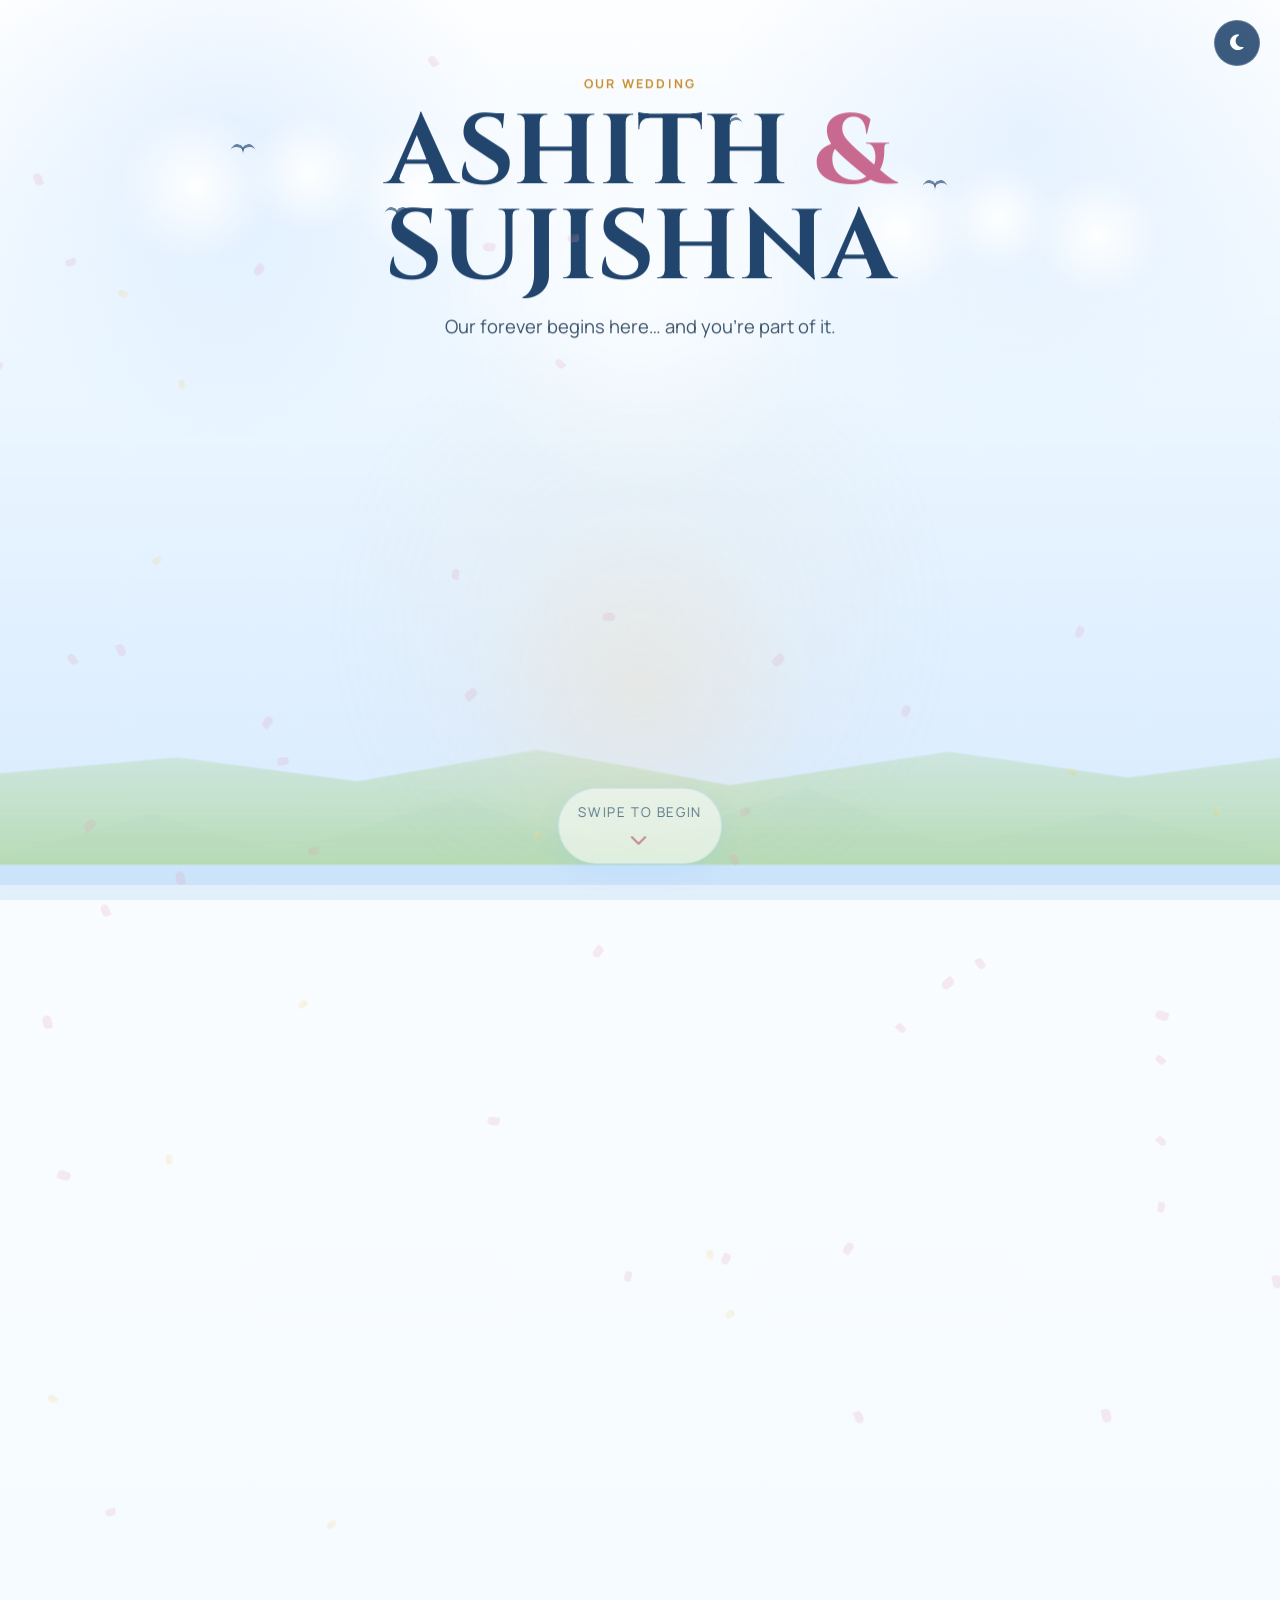
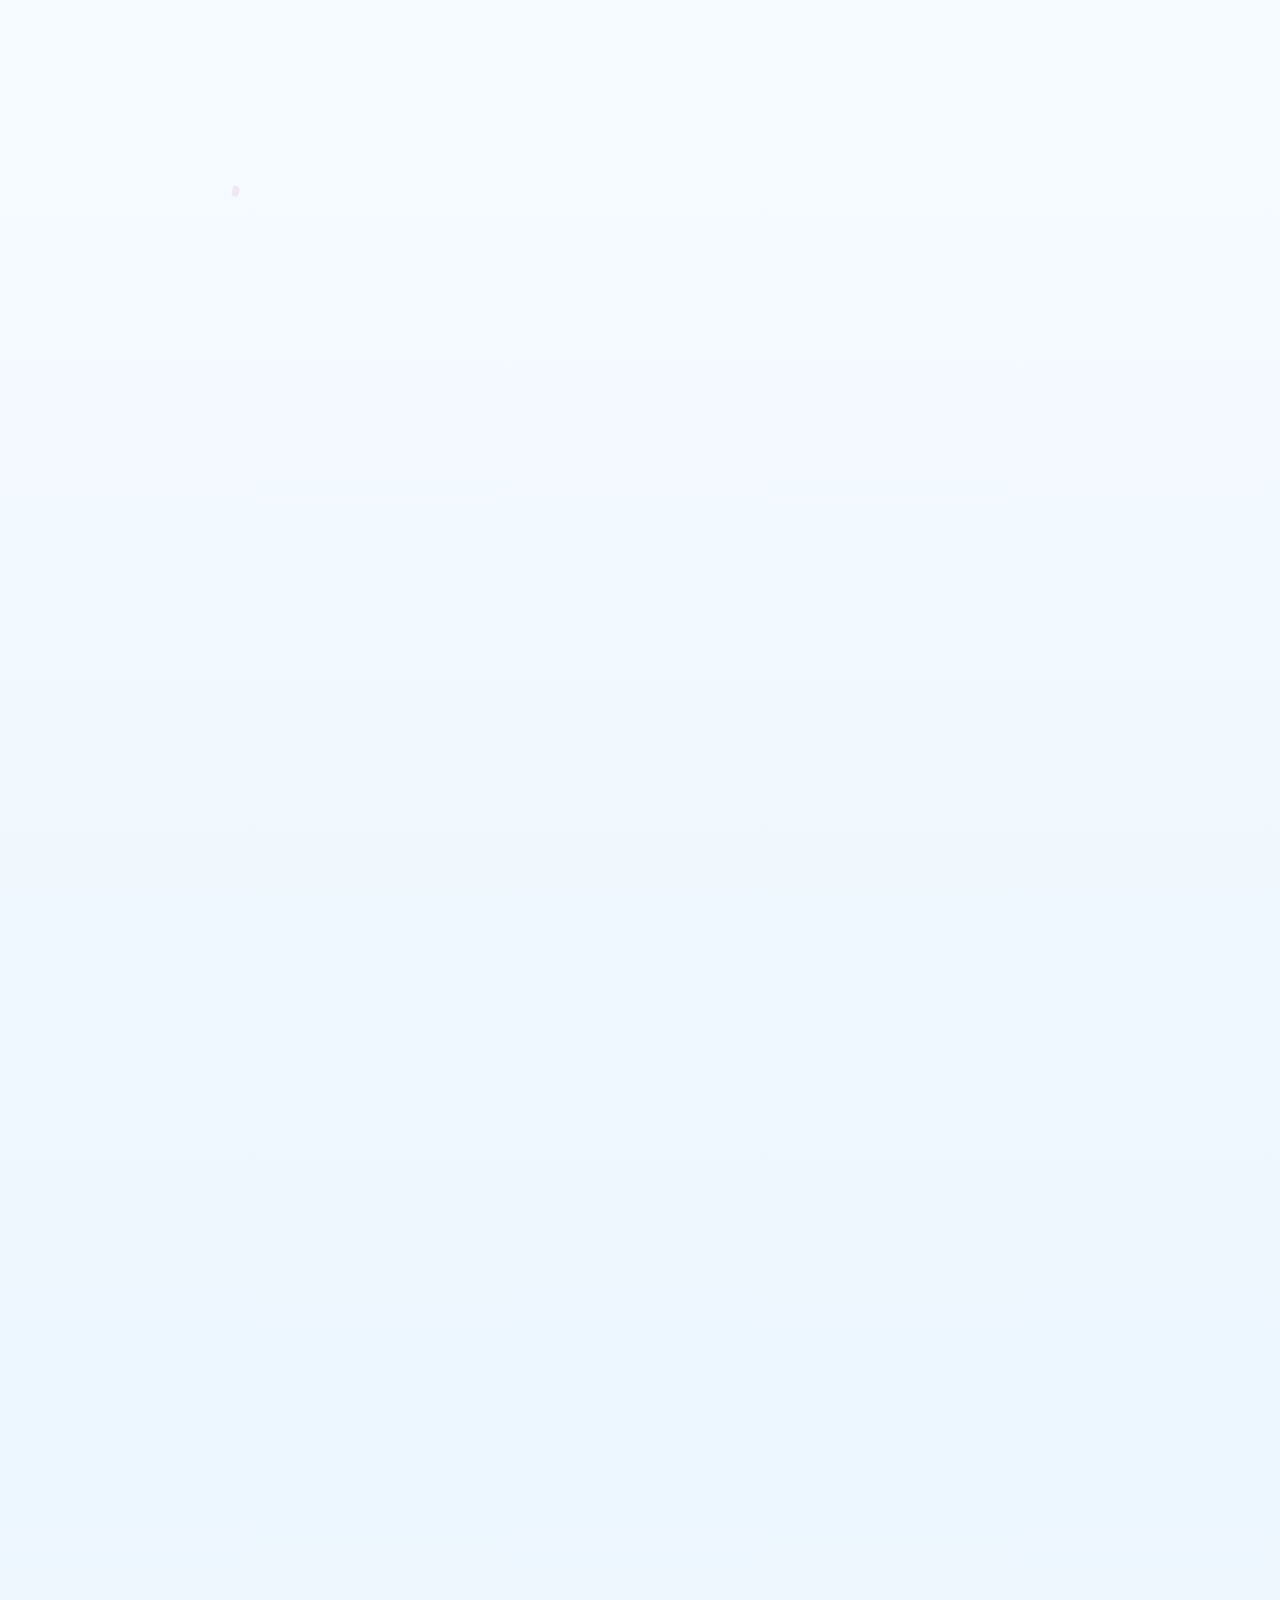
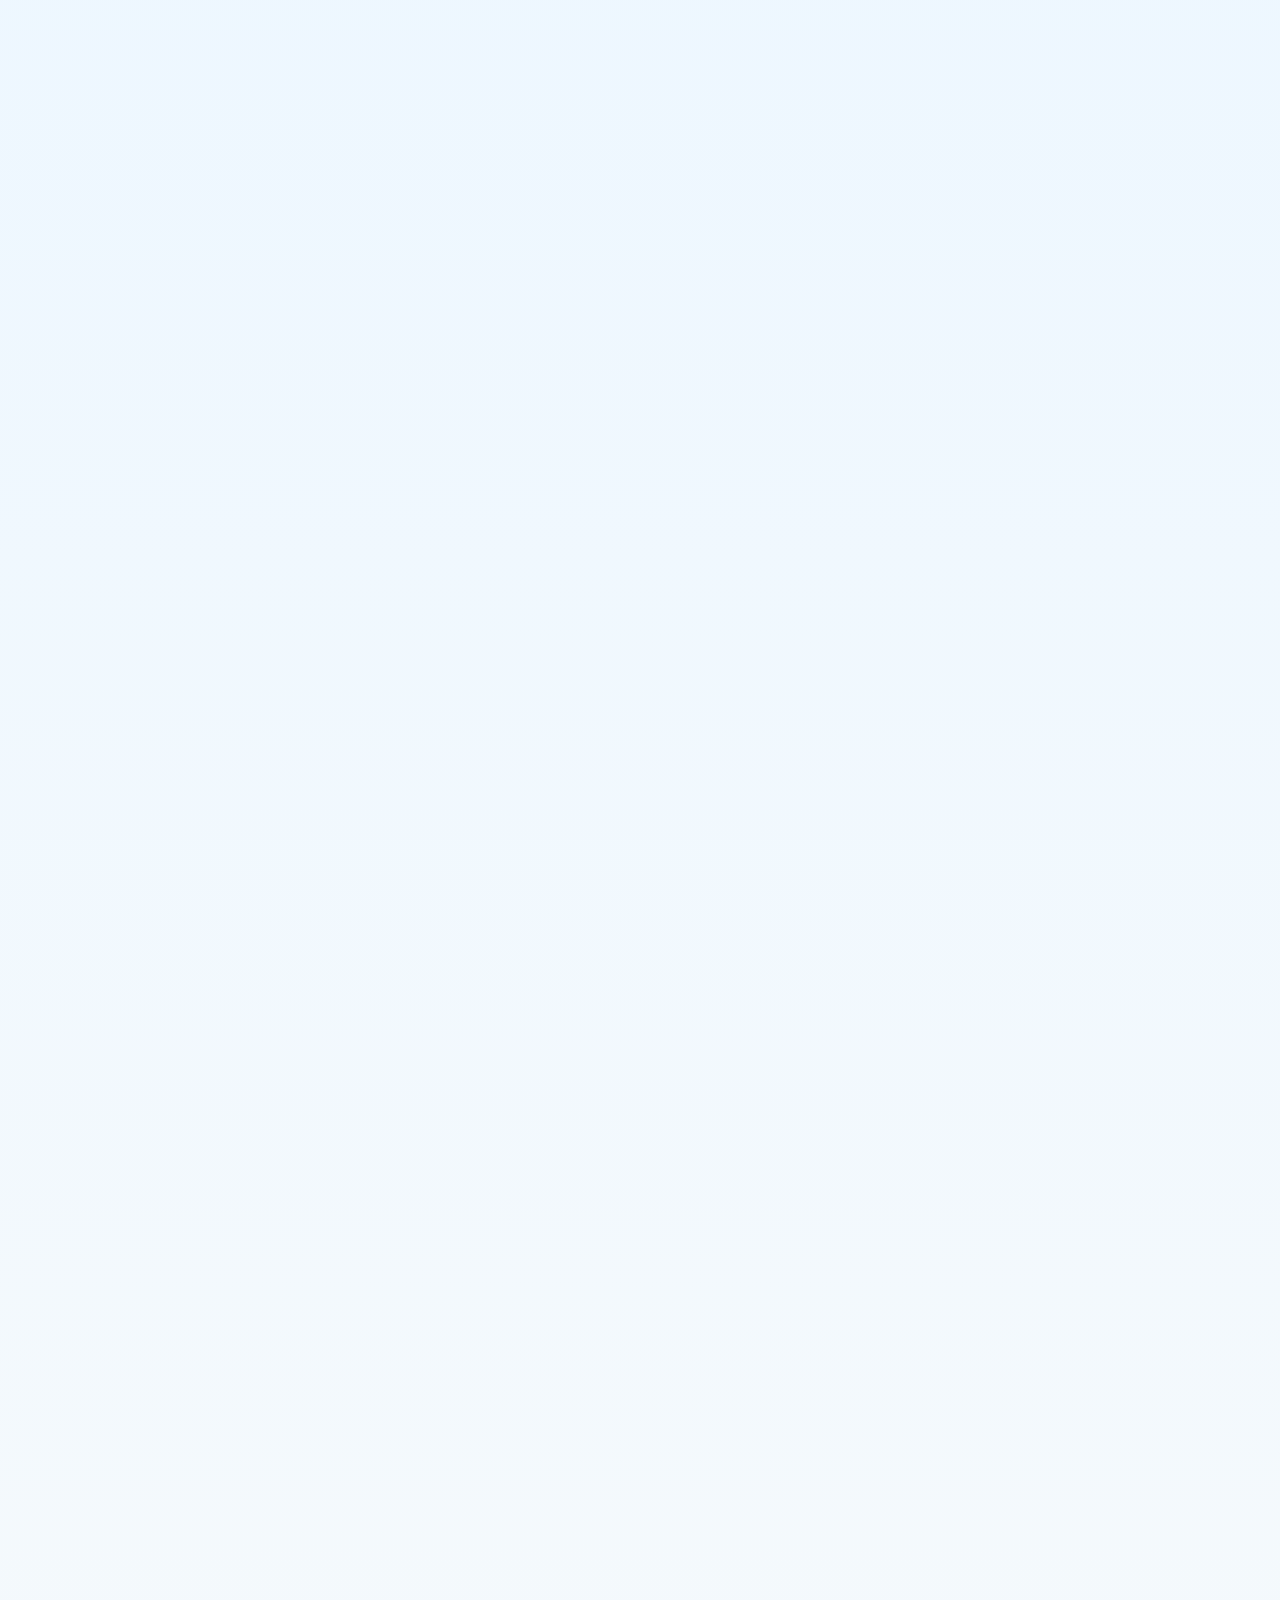
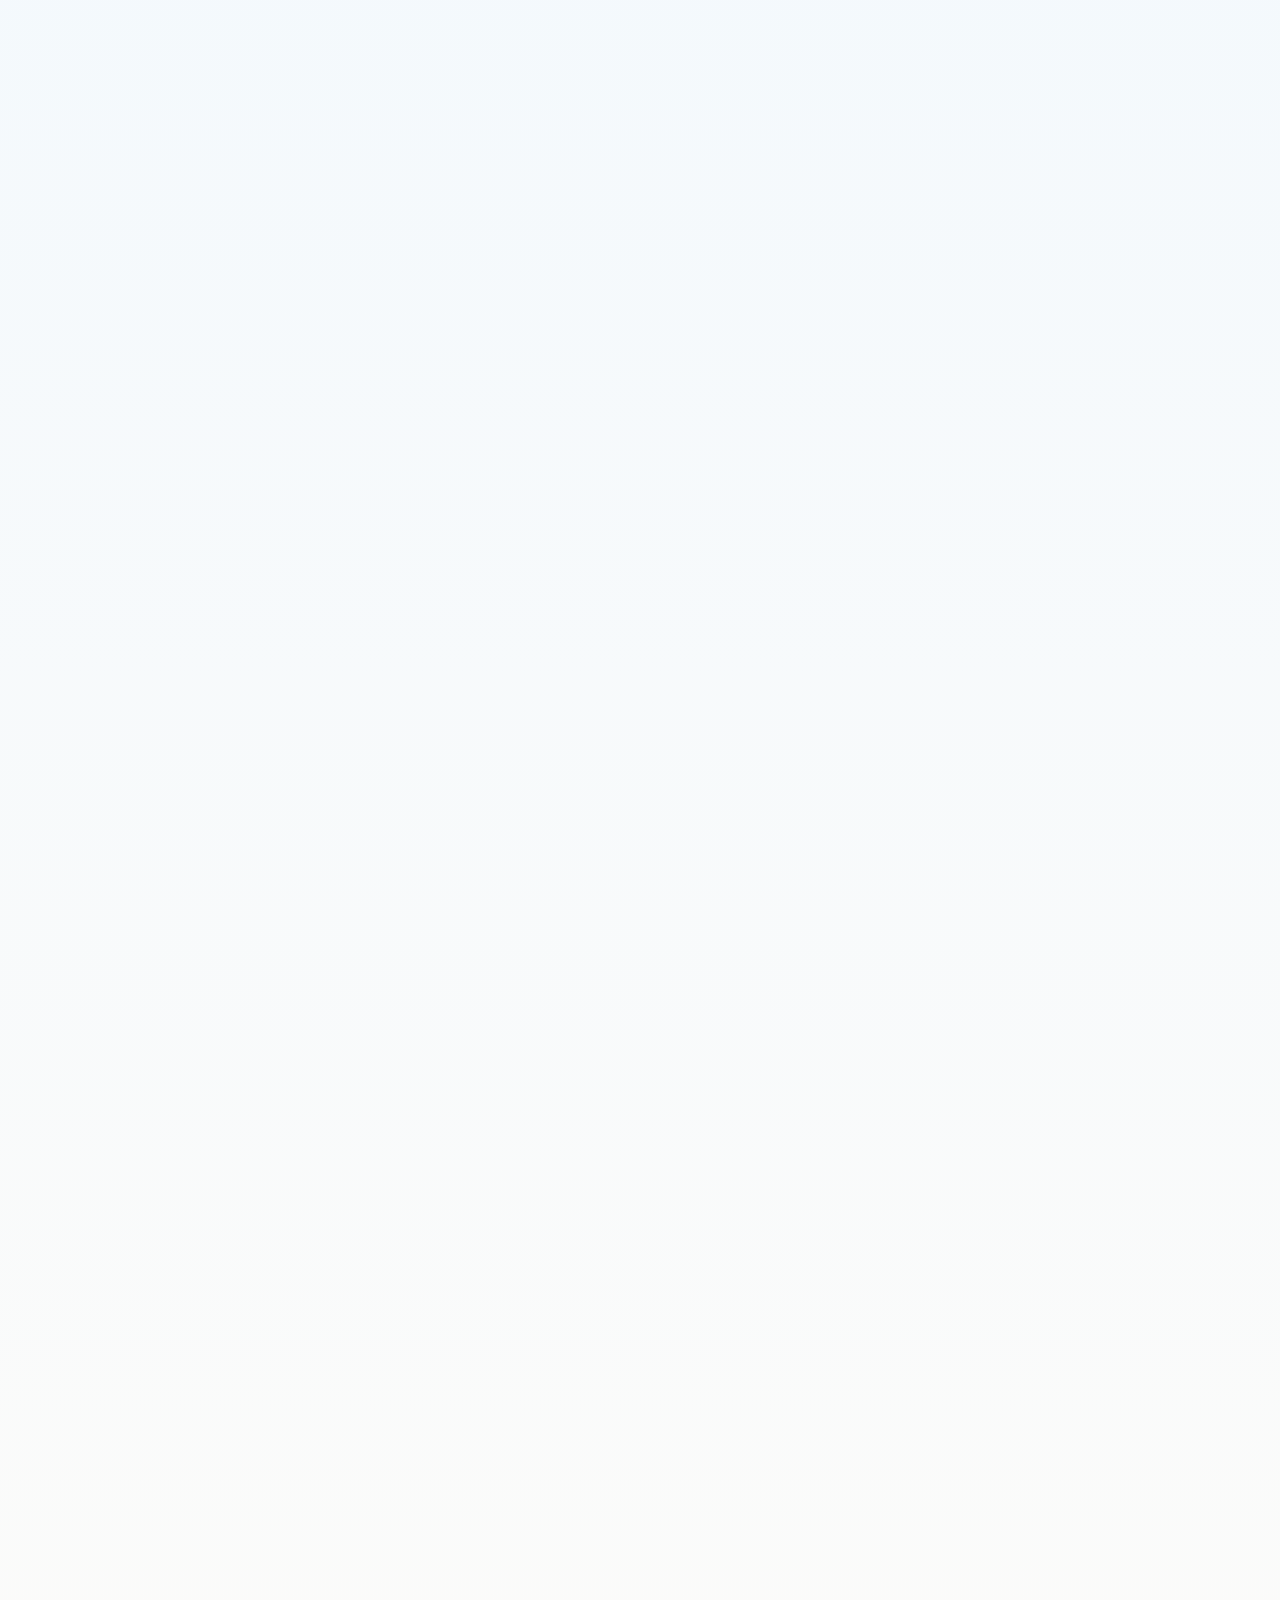
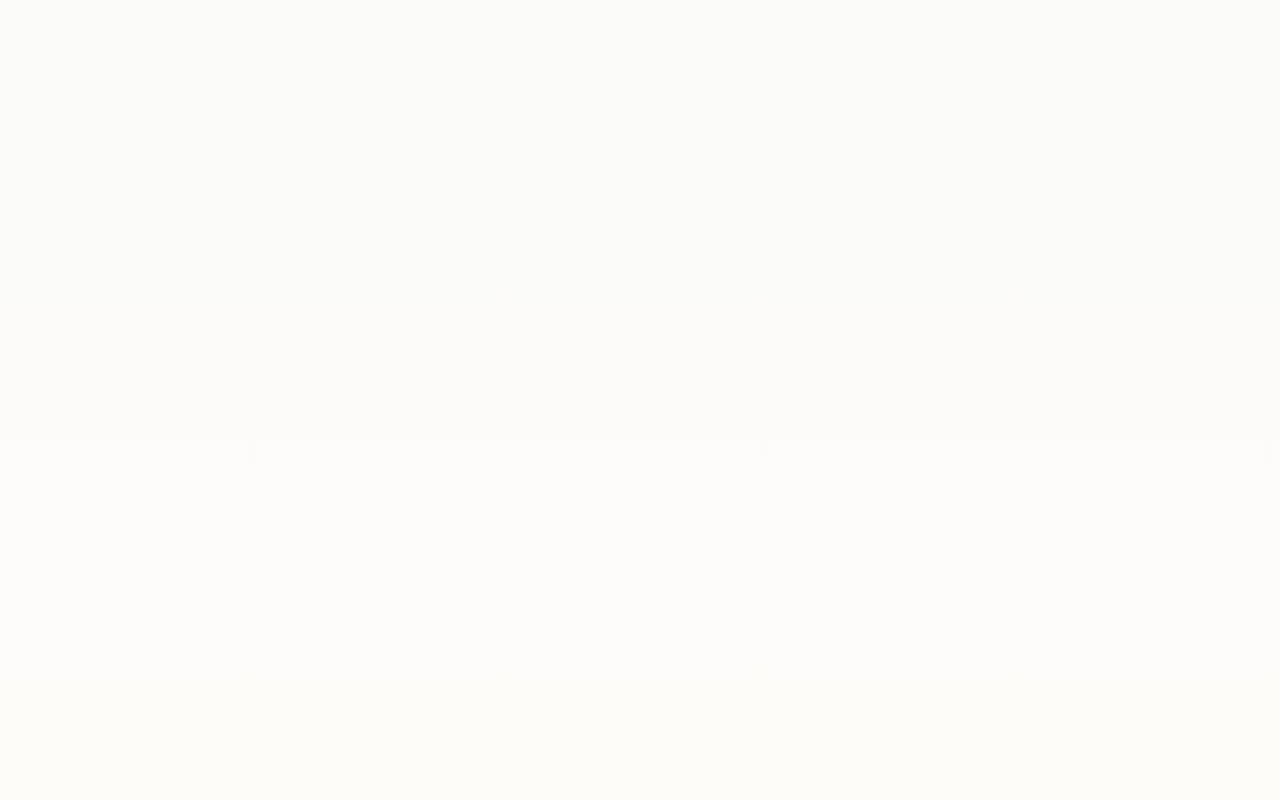
<file: Achu-Ammu-Wedding/index.html>
<!DOCTYPE html>
<html lang="en">


<head>
    <meta charset="UTF-8">
    <meta name="viewport" content="width=device-width, initial-scale=1.0">

    <!-- Title (improved) -->
    <title>Ashith ❤️ Sujishna | Wedding Invitation</title>

    <!-- SEO -->
    <meta name="description"
        content="Together with love, we invite you to celebrate our wedding. Tap to view the invitation.">

    <!-- Open Graph (WhatsApp / Facebook / LinkedIn) -->
    <meta property="og:title" content="Ashith ❤️ Sujishna | Wedding Invitation">
    <meta property="og:description" content="Together with love, we invite you to celebrate our special day.">
    <meta property="og:image" itemprop="image" content="https://ashith-ka.github.io/ashith-sujishna/preview.jpg">
    <meta property="og:image:secure_url" content="https://ashith-ka.github.io/ashith-sujishna/preview.jpg">
    <meta property="og:image:type" content="image/jpeg">
    <meta property="og:image:width" content="1200">
    <meta property="og:image:height" content="630">
    <meta property="og:url" content="https://ashith-ka.github.io/ashith-sujishna/">
    <meta property="og:type" content="website">
    
    <meta itemprop="name" content="Ashith ❤️ Sujishna | Wedding Invitation">
    <meta itemprop="description" content="Together with love, we invite you to celebrate our special day.">
    <meta property="og:site_name" content="Ashith & Sujishna Wedding">

    <!-- Twitter (used by some apps as fallback) -->
    <meta name="twitter:card" content="summary_large_image">
    <meta name="twitter:title" content="Ashith ❤️ Sujishna | Wedding Invitation">
    <meta name="twitter:description" content="Together with love, we invite you to celebrate our special day.">
    <meta name="twitter:image" content="https://ashith-ka.github.io/ashith-sujishna/preview.jpg">

    <!-- Favicon -->
    <link rel="icon" href="/favicon.ico">
    <link rel="apple-touch-icon" href="/favicon.png">

    <!-- Fonts -->
    <link rel="preconnect" href="https://fonts.googleapis.com">
    <link rel="preconnect" href="https://fonts.gstatic.com" crossorigin>
    <link
        href="https://fonts.googleapis.com/css2?family=Cinzel:wght@500;700&family=Manrope:wght@400;600;700&display=swap"
        rel="stylesheet">
    <link rel="stylesheet" href="https://cdnjs.cloudflare.com/ajax/libs/font-awesome/6.4.0/css/all.min.css">
    <link rel="stylesheet" href="./styles.css">
</head>

<body>
    <a href="../index.html" class="theme-toggle" aria-label="Switch to night mode theme" title="Night mode">
        <i class="fas fa-moon"></i>
    </a>
    <div class="birds" aria-hidden="true">
        <span class="bird bird-1"></span>
        <span class="bird bird-2"></span>
        <span class="bird bird-3"></span>
        <span class="bird bird-4"></span>
    </div>
    <div class="petals" id="petals" aria-hidden="true"></div>
    <div class="celebration" id="celebration" aria-hidden="true"></div>

    <main class="viewport-story">
        <section class="story-stage" id="story-stage">
            <div class="bg-layer bg-sky"></div>
            <div class="bg-layer bg-mountains"></div>
            <div class="bg-layer bg-garden"></div>
            <div class="bg-layer bg-glow"></div>
            <div class="ceremony-backdrop" aria-hidden="true"></div>

            <div class="cloud cloud-left"></div>
            <div class="cloud cloud-right"></div>

            <header class="scene-title">
                <p class="eyebrow">Our Wedding</p>
                <h1>ASHITH <span>&</span> SUJISHNA</h1>
                <p class="subtitle">Our forever begins here… and you're part of it.</p>
                <p class="welcome-line" id="welcome-line" aria-label="Welcomes You">
                    <span>W</span><span>e</span><span>l</span><span>c</span><span>o</span><span>m</span><span>e</span><span>s</span>
                    <span class="welcome-gap"></span>
                    <span>Y</span><span>o</span><span>u</span>
                </p>
                <p class="wedding-date-line" id="wedding-date-line" aria-label="May 3rd Sunday">
                    <span>M</span><span>a</span><span>y</span>
                    <span class="date-gap"></span>
                    <span>3</span><span>r</span><span>d</span>
                    <span class="date-gap"></span>
                    <span>S</span><span>u</span><span>n</span><span>d</span><span>a</span><span>y</span>
                </p>
            </header>

            <div class="journey-line" aria-hidden="true">
                <span class="journey-dot start-left"></span>
                <span class="journey-dot start-right"></span>
                <span class="journey-dot meet-center"></span>
            </div>

            <section class="character groom" id="groom" role="button" aria-label="Show groom greeting">
                <div class="character-card">
                    <img src="./assets/groom-intro.png" alt="Cartoon groom illustration used for groom introduction"
                        class="character-crop character-crop-groom">
                </div>
                <div class="speech-bubble speech-bubble-groom">
                    <strong>Hi!</strong>
                    <span>I am the groom, Ashith.</span>
                </div>
            </section>

            <section class="character bride" id="bride" role="button" aria-label="Show bride greeting">
                <div class="character-card">
                    <img src="./assets/bride-intro.png" alt="Cartoon bride illustration used for bride introduction"
                        class="character-crop character-crop-bride">
                </div>
                <div class="speech-bubble speech-bubble-bride">
                    <strong>Hi!</strong>
                    <span>I am the bride, Sujishna.</span>
                </div>
            </section>

            <section class="return-union" id="return-union" aria-hidden="true">
                <img src="./assets/couple.png" alt="Bride and groom together welcome illustration">
            </section>

            <section class="ceremony-scene" id="ceremony-scene">
                <div class="mandap">
                    <img src="./assets/mandap-removebg-preview.png" alt="Wedding mandap">
                </div>
                <div class="union-couple">
                    <img src="./assets/couple.png" alt="Bride and groom together inside the mandap">
                </div>
                <div class="union-glow"></div>
                <div class="wedding-text">
                    <p class="eyebrow">Wedding</p>
                    <h2>Two hearts,One Soul.</h2>
                    <p>Sunday, May 3</p>
                    <p>9:45 AM - 10:30 AM</p>
                    <p>SHA International Auditorium,Chettuva,Kerala</p>
                </div>
            </section>

            <section class="reception-scene" id="reception-scene">
                <div class="reception-backdrop">
                    <img src="./assets/reception.png" alt="Reception background">
                </div>
                <div class="reception-couple">
                    <img src="./assets/recption-removebg-preview.png" alt="Bride and groom reception illustration">
                </div>
                <div class="reception-lights">
                    <span class="light-orb orb-1"></span>
                    <span class="light-orb orb-2"></span>
                    <span class="light-orb orb-3"></span>
                    <span class="light-orb orb-4"></span>
                </div>
                <div class="reception-hangings">
                    <div class="hanging-card hanging-card-date">
                        <p class="eyebrow">Reception Night</p>
                        <h3>Sunday, May 3</h3>
                        <p>4:00 PM onward</p>
                    </div>
                    <div class="hanging-card hanging-card-place">
                        <p class="eyebrow">Venue</p>
                        <h3>Jubilee Convention Center,Kattoor</h3>
                        <p>Dinner, lights, and celebration</p>
                    </div>
                </div>
            </section>

            <div class="scroll-prompt">
                <span>Swipe to begin</span>
                <i class="fas fa-chevron-down scroll-arrow"></i>
            </div>
        </section>
    </main>

    <div class="scroll-track" aria-hidden="true">
        <section></section>
        <section></section>
        <section></section>
        <section></section>
        <section></section>
        <section></section>
        <section></section>
        <section></section>
        
        <!-- Snap Points specifically for mobile -->
        <div class="snap-point" style="top: 0vh;"></div>
        <div class="snap-point" style="top: 300vh;"></div>
        <div class="snap-point" style="top: 500vh;"></div>
        <div class="snap-point" style="top: 700vh;"></div>
    </div>

    <script src="./script.js"></script>
</body>

</html>
</file>
<file: Achu-Ammu-Wedding/styles.css>
:root {
    --blue: #78b8ff;
    --cloud: #eaf5ff;
    --gold: #c89032;
    --soft-gold: #f4d9a1;
    --ivory: #fff8ed;
    --ink: #21456d;
    --rose: #c86a8f;
    --text: #27415a;
    --ceremony-glow: 0;
    --ceremony-shift: 0;
    --celebration-boost: 0;
    --reception-progress: 0;
}

* {
    box-sizing: border-box;
    margin: 0;
    padding: 0;
}

html {
    scroll-behavior: smooth;
}

body {
    min-height: 500vh;
    overflow-x: hidden;
    font-family: "Manrope", sans-serif;
    background:
        linear-gradient(180deg,
            color-mix(in srgb, #ffffff calc(100% - (var(--ceremony-shift) * 20%)), #fff3dc calc(var(--ceremony-shift) * 20%)) 0%,
            color-mix(in srgb, #edf7ff calc(100% - (var(--ceremony-shift) * 45%)), #ffe7b6 calc(var(--ceremony-shift) * 45%)) 42%,
            color-mix(in srgb, #fefcf9 calc(100% - (var(--ceremony-shift) * 60%)), #f3d79e calc(var(--ceremony-shift) * 60%)) 100%);
    color: var(--text);
}

.theme-toggle {
    position: fixed;
    top: 20px;
    right: 20px;
    z-index: 1000;
    background: rgba(33, 69, 109, 0.88);
    color: #fff;
    width: 46px;
    height: 46px;
    padding: 0;
    border-radius: 50%;
    font-size: 0;
    text-decoration: none;
    display: inline-flex;
    align-items: center;
    justify-content: center;
    border: 1px solid rgba(255, 255, 255, 0.18);
    transition: transform 0.25s ease, background-color 0.25s ease;
}

.theme-toggle:hover {
    background: rgba(33, 69, 109, 1);
    transform: translateY(-1px);
}

.theme-toggle i {
    font-size: 18px;
    line-height: 1;
}

.viewport-story {
    position: fixed;
    inset: 0;
    overflow: hidden;
}

.story-stage {
    position: relative;
    width: 100%;
    height: 100%;
    isolation: isolate;
}

.bg-layer,
.character,
.ceremony-scene,
.reception-scene,
.ceremony-backdrop,
.scene-title,
.scroll-prompt,
.journey-line,
.cloud,
.birds {
    position: absolute;
    will-change: transform, opacity;
}

.bg-layer {
    inset: 0;
}

.bg-sky {
    background:
        radial-gradient(circle at 18% 20%, color-mix(in srgb, rgba(120, 184, 255, 0.16) calc(100% - (var(--ceremony-shift) * 60%)), rgba(255, 230, 180, 0.22) calc(var(--ceremony-shift) * 60%)), transparent 22%),
        radial-gradient(circle at 80% 16%, color-mix(in srgb, rgba(162, 205, 255, 0.2) calc(100% - (var(--ceremony-shift) * 70%)), rgba(255, 210, 150, 0.24) calc(var(--ceremony-shift) * 70%)), transparent 24%),
        linear-gradient(180deg,
            color-mix(in srgb, #ffffff calc(100% - (var(--ceremony-shift) * 30%)), #fff7ea calc(var(--ceremony-shift) * 30%)) 0%,
            color-mix(in srgb, #ebf6ff calc(100% - (var(--ceremony-shift) * 80%)), #f9dfac calc(var(--ceremony-shift) * 80%)) 46%,
            color-mix(in srgb, #d8ebff calc(100% - (var(--ceremony-shift) * 90%)), #eabf78 calc(var(--ceremony-shift) * 90%)) 100%);
    z-index: 1;
}

.bg-mountains {
    inset: auto 0 -6% 0;
    height: 30%;
    background:
        linear-gradient(180deg, rgba(255, 255, 255, 0) 0%, color-mix(in srgb, rgba(181, 214, 243, 0.45) calc(100% - (var(--ceremony-shift) * 100%)), rgba(222, 189, 121, 0.45) calc(var(--ceremony-shift) * 100%)) 100%);
    clip-path: polygon(0 100%, 0 74%, 12% 58%, 22% 72%, 36% 52%, 48% 72%, 63% 48%, 74% 70%, 87% 57%, 100% 74%, 100% 100%);
    opacity: calc(0.9 - (var(--ceremony-shift) * 0.55));
    z-index: 2;
}

.bg-garden {
    inset: auto 0 0 0;
    height: 22%;
    background:
        linear-gradient(180deg, rgba(168, 205, 165, 0) 0%, color-mix(in srgb, rgba(181, 218, 173, 0.9) calc(100% - (var(--ceremony-shift) * 100%)), rgba(214, 192, 132, 0.92) calc(var(--ceremony-shift) * 100%)) 100%);
    clip-path: polygon(0 100%, 0 54%, 14% 46%, 28% 58%, 42% 42%, 57% 60%, 74% 43%, 88% 56%, 100% 46%, 100% 100%);
    z-index: 3;
    opacity: calc(1 - (var(--ceremony-shift) * 0.45));
}

.bg-glow {
    background:
        radial-gradient(circle at 50% 36%, color-mix(in srgb, rgba(255, 255, 255, 0.7) calc(100% - (var(--ceremony-shift) * 60%)), rgba(255, 245, 217, 0.88) calc(var(--ceremony-shift) * 60%)) 0%, rgba(255, 255, 255, 0) 24%),
        radial-gradient(circle at 50% 82%, rgba(255, 211, 161, calc(0.18 + (var(--ceremony-shift) * 0.16))) 0%, transparent 18%),
        radial-gradient(circle at 50% 74%, rgba(244, 217, 161, calc(0.12 + (var(--ceremony-glow) * 0.28))) 0%, rgba(244, 217, 161, 0) 34%),
        radial-gradient(circle at 50% 58%, rgba(255, 219, 128, calc(var(--celebration-boost) * 0.24)) 0%, rgba(255, 219, 128, 0) 42%);
    z-index: 4;
}

.ceremony-backdrop {
    inset: 0;
    opacity: 0;
    z-index: 6;
    background:
        radial-gradient(circle at 50% 18%, rgba(255, 249, 229, 0.98) 0%, rgba(255, 228, 163, 0.58) 22%, rgba(255, 228, 163, 0) 44%),
        radial-gradient(circle at 50% 62%, rgba(244, 211, 140, 0.22) 0%, rgba(244, 211, 140, 0) 36%),
        linear-gradient(180deg, rgba(188, 126, 45, 0.04) 0%, rgba(208, 151, 67, 0.18) 26%, rgba(139, 78, 24, 0.36) 100%);
}

.ceremony-backdrop::before,
.ceremony-backdrop::after {
    content: "";
    position: absolute;
    top: 0;
    width: 28vw;
    height: 72vh;
    background:
        linear-gradient(180deg, rgba(180, 128, 58, 0.96) 0%, rgba(138, 82, 28, 0.98) 100%);
    filter: drop-shadow(0 10px 24px rgba(137, 87, 32, 0.22));
}

.ceremony-backdrop::before {
    left: -4vw;
    clip-path: polygon(0 0, 100% 0, 78% 100%, 0 88%);
}

.ceremony-backdrop::after {
    right: -4vw;
    clip-path: polygon(0 0, 100% 0, 100% 88%, 22% 100%);
}

.cloud {
    border-radius: 999px;
    background:
        radial-gradient(circle at 20% 50%, color-mix(in srgb, rgba(255, 255, 255, 0.98) calc(100% - (var(--ceremony-shift) * 50%)), rgba(255, 245, 224, 0.94) calc(var(--ceremony-shift) * 50%)) 0%, transparent 22%),
        radial-gradient(circle at 46% 42%, color-mix(in srgb, rgba(255, 255, 255, 0.96) calc(100% - (var(--ceremony-shift) * 50%)), rgba(255, 239, 210, 0.9) calc(var(--ceremony-shift) * 50%)) 0%, transparent 24%),
        radial-gradient(circle at 72% 55%, color-mix(in srgb, rgba(255, 255, 255, 0.96) calc(100% - (var(--ceremony-shift) * 50%)), rgba(255, 239, 210, 0.9) calc(var(--ceremony-shift) * 50%)) 0%, transparent 22%);
    filter: blur(6px);
    z-index: 5;
    opacity: calc(1 - (var(--ceremony-shift) * 0.65));
}

.cloud-left {
    top: 12%;
    left: 6%;
    width: 34vw;
    height: 18vh;
}

.cloud-right {
    top: 18%;
    right: 8%;
    width: 30vw;
    height: 16vh;
}

.birds {
    inset: 0;
    pointer-events: none;
    z-index: 9;
}

.bird {
    position: absolute;
    width: 26px;
    height: 14px;
}

.bird::before,
.bird::after {
    content: "";
    position: absolute;
    top: 0;
    width: 14px;
    height: 14px;
    border-top: 3px solid rgba(35, 70, 108, 0.65);
    border-radius: 50%;
}

.bird::before {
    left: 0;
    transform: rotate(14deg);
}

.bird::after {
    right: 0;
    transform: rotate(-14deg);
}

.bird-1 {
    top: 16%;
    left: 18%;
}

.bird-2 {
    top: 13%;
    left: 56%;
}

.bird-3 {
    top: 20%;
    left: 72%;
}

.bird-4 {
    top: 23%;
    left: 30%;
}

.petals {
    position: fixed;
    inset: 0;
    pointer-events: none;
    z-index: 20;
}

.celebration {
    position: fixed;
    inset: 0;
    pointer-events: none;
    z-index: 19;
    opacity: 0;
}

.celebration::before {
    content: "";
    position: absolute;
    inset: 0;
    background:
        radial-gradient(circle at 50% 35%, rgba(255, 235, 180, calc(var(--celebration-boost) * 0.26)) 0%, rgba(255, 235, 180, 0) 26%),
        radial-gradient(circle at 24% 24%, rgba(255, 220, 150, calc(var(--celebration-boost) * 0.18)) 0%, rgba(255, 220, 150, 0) 18%),
        radial-gradient(circle at 76% 24%, rgba(255, 220, 150, calc(var(--celebration-boost) * 0.18)) 0%, rgba(255, 220, 150, 0) 18%);
}

.petal {
    position: absolute;
    width: 12px;
    height: 8px;
    border-radius: 12px 12px 12px 2px;
    background: linear-gradient(135deg, rgba(237, 170, 193, 0.92), rgba(200, 106, 143, 0.45));
    opacity: 0.55;
}

.petal.golden {
    background: linear-gradient(135deg, rgba(255, 232, 166, 0.96), rgba(219, 171, 66, 0.58));
}

.confetti {
    position: absolute;
    top: -8%;
    width: 12px;
    height: 16px;
    border-radius: 3px;
    background: linear-gradient(180deg, #ffe7ae 0%, #d8a73b 100%);
    box-shadow: 0 0 14px rgba(255, 219, 132, 0.4);
}

.confetti.round {
    width: 10px;
    height: 10px;
    border-radius: 50%;
}

.scene-title {
    top: 10%;
    left: 50%;
    width: min(76vw, 860px);
    text-align: center;
    transform: translateX(-50%);
    z-index: 12;
}

.eyebrow {
    color: var(--gold);
    text-transform: uppercase;
    letter-spacing: 0.18em;
    font-size: 0.78rem;
    font-weight: 700;
}

.scene-title h1 {
    margin: 0.9rem 0 1rem;
    font-family: "Cinzel", serif;
    font-size: clamp(3rem, 8vw, 6.2rem);
    line-height: 0.95;
    color: var(--ink);
}

.scene-title h1 span {
    color: var(--rose);
}

.subtitle {
    width: min(88%, 700px);
    margin: 0 auto;
    font-size: clamp(1rem, 2vw, 1.15rem);
    line-height: 1.7;
    color: rgba(39, 65, 90, 0.9);
}

.welcome-line {
    display: flex;
    justify-content: center;
    align-items: center;
    gap: 0.08em;
    margin-top: 1rem;
    min-height: 2rem;
    opacity: 0;
    transform: translateY(10px);
    transition: opacity 220ms ease, transform 220ms ease;
    pointer-events: none;
}

.welcome-line span {
    display: inline-block;
    font-family: "Cinzel", serif;
    font-size: clamp(1rem, 2.1vw, 1.45rem);
    font-weight: 700;
    color: #b97a1f;
    text-shadow: 0 6px 16px rgba(255, 218, 156, 0.28);
    opacity: 0;
    transform: translateY(12px) scale(0.92);
}

.welcome-line.is-visible {
    opacity: 1;
    transform: translateY(0);
}

.welcome-line.is-visible span {
    animation: welcomeBounce 0.48s ease forwards;
}

.welcome-line .welcome-gap {
    width: 0.7em;
    opacity: 1;
    transform: none;
    animation: none;
}

.wedding-date-line {
    display: none;
    justify-content: center;
    align-items: center;
    gap: 0.08em;
    margin-top: 0.8rem;
    min-height: 1.5rem;
    opacity: 0;
    transform: translateY(10px);
    transition: opacity 220ms ease, transform 220ms ease;
    pointer-events: none;
}

.wedding-date-line span {
    display: inline-block;
    font-family: "Cinzel", serif;
    font-size: clamp(1.1rem, 2.3vw, 1.55rem);
    font-weight: 700;
    color: #b97a1f;
    text-shadow: 0 4px 12px rgba(255, 218, 156, 0.2);
    opacity: 0;
    transform: translateY(12px) scale(0.92);
}

.wedding-date-line.is-visible {
    opacity: 1;
    transform: translateY(0);
}

.wedding-date-line.is-visible span {
    animation: welcomeBounce 0.48s ease forwards;
}

.wedding-date-line .date-gap {
    width: 0.4em;
    opacity: 1;
    transform: none;
    animation: none;
}

.journey-line {
    display: none;
}

.journey-dot {
    position: absolute;
    top: 50%;
    width: 14px;
    height: 14px;
    border-radius: 50%;
    background: #d5b061;
    box-shadow: 0 0 14px rgba(213, 176, 97, 0.45);
    transform: translate(-50%, -50%);
}

.start-left {
    left: 0;
}

.start-right {
    left: 100%;
}

.meet-center {
    left: 50%;
}

.character {
    width: 280px;
    text-align: center;
    z-index: 14;
    cursor: pointer;
    overflow: visible;
    pointer-events: auto;
    touch-action: manipulation;
    -webkit-tap-highlight-color: transparent;
}

.return-union {
    position: absolute;
    left: 50%;
    bottom: -8%;
    width: min(26vw, 300px);
    height: min(54vh, 460px);
    transform: translateX(-50%);
    opacity: 0;
    pointer-events: none;
    z-index: 15;
}

.return-union img {
    width: 100%;
    height: 100%;
    object-fit: contain;
    filter: brightness(1.02) contrast(1.05) saturate(1.02) drop-shadow(0 16px 24px rgba(30, 58, 90, 0.12));
}

.return-union-text {
    position: absolute;
    bottom: -50px;
    left: 50%;
    transform: translateX(-50%);
    width: 100%;
    text-align: center;
    z-index: 16;
}

.character::before {
    content: "";
    position: absolute;
    left: 50%;
    top: 50%;
    width: 88%;
    height: 82%;
    transform: translate(-50%, -42%);
    border-radius: 50%;
    background:
        radial-gradient(circle, rgba(255, 255, 255, 0.92) 0%, rgba(244, 250, 255, 0.78) 42%, rgba(244, 250, 255, 0) 78%);
    filter: blur(18px);
    z-index: 0;
    pointer-events: none;
}

.groom {
    left: 7%;
    top: 38%;
}

.bride {
    right: 7%;
    top: 38%;
}

.character-card {
    position: relative;
    width: 100%;
    height: 410px;
    overflow: hidden;
    background: transparent;
    box-shadow: none;
    z-index: 1;
}

.character-card img {
    position: absolute;
    top: 0;
    width: 100%;
    max-width: 100%;
    height: 100%;
    object-fit: contain;
    object-position: center top;
    filter: brightness(1.02) contrast(1.06) saturate(1.02) drop-shadow(0 16px 24px rgba(30, 58, 90, 0.12));
}

.character-crop {
    mix-blend-mode: normal;
    opacity: 1;
}

.character-crop-groom {
    left: 0;
    top: -1%;
    clip-path: none;
}

.character-crop-bride {
    left: 0;
    top: 0;
    clip-path: none;
}

.character-name {
    margin-top: 0.8rem;
    font-size: 0.72rem;
    letter-spacing: 0.16em;
    text-transform: uppercase;
    color: rgba(39, 65, 90, 0.68);
}

.character strong {
    display: block;
    margin-top: 0.25rem;
    font-family: "Cinzel", serif;
    font-size: 1.4rem;
    color: var(--ink);
}

.speech-bubble {
    position: absolute;
    top: -104px;
    min-width: 170px;
    max-width: 220px;
    padding: 0.85rem 0.95rem;
    border-radius: 18px;
    background: rgba(255, 255, 255, 0.96);
    border: 2px solid rgba(120, 184, 255, 0.24);
    box-shadow: 0 14px 24px rgba(74, 120, 173, 0.14);
    opacity: 0;
    transform: translateY(10px) scale(0.96);
    transition: opacity 180ms ease, transform 180ms ease;
    pointer-events: none;
    text-align: left;
    z-index: 18;
    visibility: hidden;
}

.character:hover,
.character.is-speaking,
.character:focus-within {
    z-index: 30;
}

.speech-bubble::after {
    content: "";
    position: absolute;
    bottom: -10px;
    width: 18px;
    height: 18px;
    background: rgba(255, 255, 255, 0.96);
    border-right: 2px solid rgba(120, 184, 255, 0.24);
    border-bottom: 2px solid rgba(120, 184, 255, 0.24);
    transform: rotate(45deg);
}

.speech-bubble strong {
    display: block;
    margin: 0 0 0.15rem;
    font-family: "Cinzel", serif;
    font-size: 1rem;
    color: var(--ink);
}

.speech-bubble span {
    display: block;
    font-size: 0.92rem;
    line-height: 1.4;
    color: rgba(39, 65, 90, 0.9);
}

.speech-bubble-groom {
    left: 50%;
    transform: translateX(-50%) translateY(10px) scale(0.96);
}

.speech-bubble-groom::after {
    left: 50%;
    transform: translateX(-50%) rotate(45deg);
}

.speech-bubble-bride {
    left: 50%;
    transform: translateX(-50%) translateY(10px) scale(0.96);
}

.speech-bubble-bride::after {
    left: 50%;
    transform: translateX(-50%) rotate(45deg);
}

.character:hover .speech-bubble,
.character.is-speaking .speech-bubble,
.character:focus-within .speech-bubble {
    visibility: visible;
    opacity: 1;
    transform: translateX(-50%) translateY(0) scale(1);
}

.ceremony-scene {
    left: 50%;
    bottom: 2%;
    width: min(58vw, 820px);
    height: min(82vh, 820px);
    transform: translateX(-50%);
    z-index: 16;
    opacity: 0;
    pointer-events: none;
}

.ceremony-scene::before {
    content: "";
    position: absolute;
    inset: 8% 8% 14%;
    background:
        radial-gradient(circle, rgba(255, 242, 216, calc(0.34 + (var(--ceremony-glow) * 0.18) + (var(--celebration-boost) * 0.18))) 0%, rgba(255, 232, 187, 0.16) 42%, rgba(255, 232, 187, 0) 72%);
    filter: blur(24px);
}

.ceremony-scene::after {
    content: "";
    position: absolute;
    inset: 2% 10% 6%;
    background:
        radial-gradient(circle at 50% 58%, rgba(255, 223, 160, calc((var(--ceremony-glow) * 0.18) + (var(--celebration-boost) * 0.1))) 0%, rgba(255, 223, 160, 0) 44%);
    border-radius: 42px;
    z-index: 0;
}

.mandap {
    position: absolute;
    inset: 0;
    z-index: 1;
}

.mandap img {
    width: 100%;
    height: 100%;
    object-fit: contain;
    opacity: 1;
    filter:
        sepia(0.14) saturate(1.06) brightness(1.02) contrast(1.03) drop-shadow(0 26px 36px rgba(183, 140, 58, calc(0.18 + (var(--celebration-boost) * 0.16))));
}

.union-couple {
    position: absolute;
    left: 50%;
    bottom: 19%;
    width: 34%;
    height: 46%;
    transform: translateX(-50%);
    overflow: hidden;
    border-radius: 26px;
    z-index: 2;
}

.union-couple img {
    position: absolute;
    left: 50%;
    top: 2%;
    width: 180%;
    max-width: none;
    height: 100%;
    object-fit: contain;
    transform: translateX(-50%);
    mix-blend-mode: screen;
    z-index: 1;
}

.union-couple::before {
    content: "";
    position: absolute;
    inset: -12% -22% -6%;
    background:
        radial-gradient(circle at 50% 46%, rgba(255, 238, 204, 0.22) 0%, rgba(255, 238, 204, 0.1) 18%, rgba(255, 238, 204, 0.04) 36%, rgba(255, 238, 204, 0) 64%);
    z-index: 0;
}

.union-glow {
    position: absolute;
    left: 50%;
    bottom: 24%;
    width: 280px;
    height: 150px;
    border-radius: 50%;
    background: radial-gradient(circle, rgba(255, 218, 160, calc(0.34 + (var(--celebration-boost) * 0.2))) 0%, rgba(255, 218, 160, calc(0.12 + (var(--celebration-boost) * 0.1))) 45%, rgba(255, 218, 160, 0) 76%);
    transform: translateX(-50%);
    z-index: 1;
}

.wedding-text {
    position: absolute;
    left: 50%;
    bottom: 6%;
    width: min(62%, 360px);
    padding: 0.95rem 1rem;
    border-radius: 18px;
    background: linear-gradient(180deg, rgba(255, 247, 229, 0.74), rgba(250, 235, 199, 0.68));
    border: 1px solid rgba(200, 144, 50, 0.22);
    box-shadow: 0 14px 28px rgba(200, 144, 50, 0.12);
    backdrop-filter: blur(4px);
    text-align: center;
    transform: translateX(-50%);
    z-index: 3;
}

.wedding-text .eyebrow {
    color: #aa7a2d;
}

.wedding-text h2 {
    margin-top: 0.35rem;
    font-family: "Cinzel", serif;
    font-size: clamp(1.2rem, 2vw, 1.8rem);
    color: #735120;
}

.wedding-text p {
    margin-top: 0.22rem;
    color: rgba(84, 68, 40, 0.86);
    line-height: 1.35;
    font-size: 0.98rem;
}

.reception-scene {
    position: absolute;
    inset: 0;
    opacity: 0;
    z-index: 40;
    pointer-events: none;
    background:
        radial-gradient(circle at 50% 12%, rgba(255, 210, 144, calc(0.16 + (var(--reception-progress) * 0.14))) 0%, rgba(255, 210, 144, 0) 24%),
        radial-gradient(circle at 50% 78%, rgba(113, 42, 132, calc(0.16 + (var(--reception-progress) * 0.14))) 0%, rgba(113, 42, 132, 0) 36%),
        linear-gradient(180deg, #251130 0%, #3a1945 42%, #241028 100%);
}

.reception-scene::before {
    content: "";
    position: absolute;
    inset: 0;
    z-index: 2;
    pointer-events: none;
    opacity: 0;
    background:
        radial-gradient(circle at 14% 24%, rgba(255, 194, 92, 0.34) 0%, rgba(255, 194, 92, 0) 18%),
        radial-gradient(circle at 82% 22%, rgba(255, 106, 187, 0.3) 0%, rgba(255, 106, 187, 0) 18%),
        radial-gradient(circle at 30% 74%, rgba(90, 148, 255, 0.28) 0%, rgba(90, 148, 255, 0) 20%),
        radial-gradient(circle at 74% 76%, rgba(77, 223, 157, 0.26) 0%, rgba(77, 223, 157, 0) 20%),
        radial-gradient(circle at 52% 42%, rgba(255, 235, 169, 0.22) 0%, rgba(255, 235, 169, 0) 24%);
    mix-blend-mode: screen;
    transition: opacity 220ms ease;
}

.reception-scene::after {
    content: "";
    position: absolute;
    inset: 0;
    z-index: 2;
    pointer-events: none;
    opacity: 0;
    background:
        linear-gradient(180deg, rgba(255, 244, 214, 0.04), rgba(255, 244, 214, 0.08)),
        radial-gradient(circle at 50% 50%, rgba(255, 230, 176, 0.14) 0%, rgba(255, 230, 176, 0) 34%);
    transition: opacity 220ms ease;
}

.reception-scene:hover::before,
.reception-scene:hover::after,
.reception-scene.is-lit::before,
.reception-scene.is-lit::after {
    opacity: 1;
}

.reception-scene:hover::before,
.reception-scene.is-lit::before {
    animation: receptionGlowShift 4.2s linear infinite;
}

.reception-backdrop {
    position: absolute;
    inset: 0;
    border-radius: 0;
    overflow: hidden;
    box-shadow: inset 0 -80px 120px rgba(12, 3, 18, 0.42);
}

.reception-backdrop img {
    width: 100%;
    height: 100%;
    object-fit: cover;
    filter: saturate(1.12) brightness(0.62) contrast(1.08) hue-rotate(12deg);
    transform: scale(1.04);
}

.reception-backdrop::after {
    content: "";
    position: absolute;
    inset: 0;
    background:
        linear-gradient(180deg, rgba(35, 9, 44, 0.3), rgba(76, 22, 76, 0.22) 34%, rgba(19, 6, 27, 0.5) 100%),
        radial-gradient(circle at 50% 18%, rgba(255, 214, 147, 0.24) 0%, rgba(255, 214, 147, 0) 22%),
        radial-gradient(circle at 50% 74%, rgba(245, 112, 160, 0.14) 0%, rgba(245, 112, 160, 0) 32%);
}

.reception-backdrop::before {
    content: "";
    position: absolute;
    inset: 0;
    background:
        radial-gradient(circle at 16% 20%, rgba(255, 199, 117, 0.2) 0%, rgba(255, 199, 117, 0) 20%),
        radial-gradient(circle at 84% 18%, rgba(255, 124, 192, 0.18) 0%, rgba(255, 124, 192, 0) 20%),
        linear-gradient(180deg, rgba(18, 6, 24, 0.14), rgba(18, 6, 24, 0.08) 50%, rgba(18, 6, 24, 0.24) 100%);
    pointer-events: none;
    z-index: 1;
}

.reception-couple {
    position: absolute;
    left: 50%;
    bottom: 0;
    width: min(32vw, 380px);
    height: min(62vh, 520px);
    transform: translateX(-50%);
    z-index: 4;
}

.reception-couple::before {
    content: "";
    position: absolute;
    left: 50%;
    bottom: 2%;
    width: 138%;
    height: 28%;
    transform: translateX(-50%);
    background: radial-gradient(circle, rgba(255, 209, 144, 0.28) 0%, rgba(255, 209, 144, 0.14) 34%, rgba(255, 209, 144, 0) 72%);
    filter: blur(16px);
    z-index: 0;
}

.reception-couple::after {
    content: "";
    position: absolute;
    left: 50%;
    bottom: -1%;
    width: 92%;
    height: 10%;
    transform: translateX(-50%);
    background: radial-gradient(circle, rgba(22, 7, 30, 0.54) 0%, rgba(22, 7, 30, 0.22) 42%, rgba(22, 7, 30, 0) 76%);
    filter: blur(9px);
    z-index: 0;
}

.reception-couple img {
    position: relative;
    width: 100%;
    height: 100%;
    object-fit: contain;
    filter:
        saturate(1.08) brightness(1.03) drop-shadow(0 22px 24px rgba(19, 8, 31, 0.34)) drop-shadow(0 0 28px rgba(255, 216, 162, 0.2));
    z-index: 1;
}

.reception-lights {
    position: absolute;
    inset: 0;
    z-index: 3;
    pointer-events: none;
}

.light-orb {
    position: absolute;
    border-radius: 50%;
    background: radial-gradient(circle, rgba(255, 245, 209, 0.98) 0%, rgba(255, 205, 110, 0.56) 34%, rgba(255, 205, 110, 0) 72%);
    box-shadow: 0 0 34px rgba(255, 219, 132, 0.34);
    animation: blinkGlow 2.8s ease-in-out infinite;
}

.orb-1 {
    top: 16%;
    left: 12%;
    width: 140px;
    height: 140px;
    animation-delay: 0s;
}

.orb-2 {
    top: 12%;
    right: 14%;
    width: 180px;
    height: 180px;
    animation-delay: 0.8s;
}

.orb-3 {
    bottom: 30%;
    left: 22%;
    width: 120px;
    height: 120px;
    animation-delay: 1.2s;
}

.orb-4 {
    bottom: 28%;
    right: 20%;
    width: 150px;
    height: 150px;
    animation-delay: 1.8s;
}

.reception-scene:hover .orb-1,
.reception-scene.is-lit .orb-1 {
    background: radial-gradient(circle, rgba(255, 228, 177, 0.98) 0%, rgba(255, 170, 82, 0.62) 34%, rgba(255, 170, 82, 0) 72%);
}

.reception-scene:hover .orb-2,
.reception-scene.is-lit .orb-2 {
    background: radial-gradient(circle, rgba(255, 216, 241, 0.98) 0%, rgba(242, 96, 194, 0.56) 34%, rgba(242, 96, 194, 0) 72%);
}

.reception-scene:hover .orb-3,
.reception-scene.is-lit .orb-3 {
    background: radial-gradient(circle, rgba(224, 233, 255, 0.98) 0%, rgba(123, 143, 255, 0.56) 34%, rgba(123, 143, 255, 0) 72%);
}

.reception-scene:hover .orb-4,
.reception-scene.is-lit .orb-4 {
    background: radial-gradient(circle, rgba(220, 255, 225, 0.98) 0%, rgba(72, 214, 137, 0.54) 34%, rgba(72, 214, 137, 0) 72%);
}

.reception-hangings {
    position: absolute;
    left: 8%;
    top: 10%;
    width: min(32vw, 320px);
    display: grid;
    gap: 1rem;
    z-index: 5;
}

.hanging-card {
    position: relative;
    padding: 1rem 1.05rem;
    border-radius: 24px;
    background: linear-gradient(180deg, rgba(96, 42, 108, 0.82), rgba(56, 24, 74, 0.9));
    border: 1px solid rgba(255, 216, 150, 0.24);
    box-shadow: 0 18px 32px rgba(22, 8, 31, 0.3);
    text-align: left;
    backdrop-filter: blur(4px);
    transform-origin: top center;
}

.hanging-card::before,
.hanging-card::after {
    content: "";
    position: absolute;
    top: -74px;
    width: 2px;
    height: 74px;
    background: linear-gradient(180deg, rgba(255, 233, 182, 0.08), rgba(255, 220, 145, 0.9));
}

.hanging-card::before {
    left: 20%;
}

.hanging-card::after {
    right: 20%;
}

.hanging-card-date {
    animation: hangingSwaySmall 5.2s ease-in-out infinite;
}

.hanging-card-place {
    margin-left: 1.6rem;
    animation: hangingSwaySmall 6.1s ease-in-out infinite 0.6s;
}

.hanging-card .eyebrow {
    color: #ffdb99;
}

.hanging-card h3 {
    margin-top: 0.35rem;
    font-family: "Cinzel", serif;
    font-size: clamp(1rem, 1.6vw, 1.35rem);
    color: #fff5df;
    line-height: 1.25;
}

.hanging-card p {
    margin-top: 0.26rem;
    color: rgba(255, 242, 225, 0.88);
    line-height: 1.45;
    font-size: 0.96rem;
}

@keyframes blinkGlow {

    0%,
    100% {
        opacity: 0.36;
        transform: scale(0.88);
        box-shadow: 0 0 24px rgba(255, 219, 132, 0.18);
    }

    50% {
        opacity: 1;
        transform: scale(1.08);
        box-shadow: 0 0 44px rgba(255, 219, 132, 0.42);
    }
}

@keyframes welcomeBounce {
    0% {
        opacity: 0;
        transform: translateY(16px) scale(0.88);
    }

    60% {
        opacity: 1;
        transform: translateY(-7px) scale(1.06);
    }

    100% {
        opacity: 1;
        transform: translateY(0) scale(1);
    }
}

@keyframes receptionGlowShift {
    0% {
        transform: scale(1) translate3d(0, 0, 0);
        filter: hue-rotate(0deg) saturate(1);
    }

    25% {
        transform: scale(1.04) translate3d(0.8%, -0.8%, 0);
        filter: hue-rotate(30deg) saturate(1.08);
    }

    50% {
        transform: scale(1.06) translate3d(-0.6%, 0.8%, 0);
        filter: hue-rotate(68deg) saturate(1.15);
    }

    75% {
        transform: scale(1.03) translate3d(0.7%, 0.4%, 0);
        filter: hue-rotate(118deg) saturate(1.1);
    }

    100% {
        transform: scale(1) translate3d(0, 0, 0);
        filter: hue-rotate(180deg) saturate(1);
    }
}

@keyframes hangingSwaySmall {

    0%,
    100% {
        transform: rotate(-1.4deg);
    }

    50% {
        transform: rotate(1.4deg);
    }
}

.scroll-prompt {
    left: 50%;
    bottom: 4vh;
    padding: 0.9rem 1.2rem;
    border-radius: 999px;
    border: 1px solid rgba(122, 178, 255, 0.26);
    background: rgba(255, 255, 255, 0.82);
    transform: translateX(-50%);
    z-index: 18;
    font-size: 0.84rem;
    letter-spacing: 0.12em;
    text-transform: uppercase;
    color: var(--ink);
    display: flex;
    flex-direction: column;
    align-items: center;
    gap: 0.6rem;
    box-shadow: 0 8px 24px rgba(120, 184, 255, 0.2);
}

.scroll-prompt span {
    display: block;
}

.scroll-arrow {
    font-size: 1.1rem;
    color: var(--rose);
    animation: bounceDown 2s infinite ease-in-out;
}

@keyframes bounceDown {
    0%, 100% {
        transform: translateY(0);
    }
    50% {
        transform: translateY(8px);
    }
}

.scroll-track {
    position: relative;
}

.scroll-track section {
    height: 100vh;
}

.snap-point {
    position: absolute;
    left: 0;
    width: 100%;
    height: 10px;
    pointer-events: none;
    visibility: hidden;
}

@media (max-width: 980px) {
    .ceremony-scene {
        width: min(72vw, 700px);
    }
}

@media (max-width: 768px) {
    html {
        scroll-snap-type: y mandatory;
    }

    /* Important: to allow HTML scroll snapping, we shouldn't restrict body height or we should let HTML handle it */
    body {
        min-height: 520vh;
    }

    .snap-point {
        scroll-snap-align: start;
        scroll-snap-stop: always;
    }

    .scene-title {
        top: 7%;
        width: min(92vw, 620px);
    }

    .character {
        width: 210px;
    }

    .wedding-date-line {
        display: flex;
    }

    .return-union {
        width: min(65vw, 380px);
        height: min(64vh, 440px);
        bottom: -4%;
    }

    .character-card {
        height: 310px;
    }

    .groom {
        left: 16%;
        top: 46%;
    }

    .bride {
        right: 16%;
        top: 46%;
    }

    .ceremony-scene {
        width: min(88vw, 590px);
        height: min(62vh, 590px);
        bottom: 10%;
    }

    .ceremony-backdrop::before,
    .ceremony-backdrop::after {
        width: 12vw;
    }

    .union-couple {
        width: 40%;
        height: 40%;
        bottom: 24%;
    }

    .wedding-text {
        width: min(74%, 340px);
        bottom: 5%;
        padding: 0.8rem 0.9rem;
    }

    .speech-bubble {
        top: -76px;
        min-width: 150px;
        max-width: 180px;
    }

    .reception-scene {
        top: 0;
        bottom: 0;
        left: 0;
        right: 0;
        width: 100%;
        height: 100%;
    }

    .reception-backdrop {
        inset: 0;
    }

    .reception-couple {
        width: min(56vw, 380px);
        height: min(58vh, 440px);
        bottom: 4%;
    }

    .reception-hangings {
        left: 6%;
        top: 10%;
        width: min(58vw, 300px);
    }

    .hanging-card-place {
        margin-left: 0.8rem;
    }
}

@media (min-width: 1200px) and (min-height: 760px) {
    .reception-couple {
        bottom: -3%;
        height: min(66vh, 560px);
    }

    .reception-couple::before {
        bottom: 0;
    }

    .reception-couple::after {
        bottom: -2%;
        width: 98%;
    }
}

@media (max-width: 560px) {
    body {
        min-height: 560vh;
    }

    .cloud-left {
        width: 46vw;
    }

    .cloud-right {
        width: 42vw;
    }

    .character {
        width: 140px;
    }

    .wedding-date-line {
        display: flex;
    }

    .ceremony-backdrop::before,
    .ceremony-backdrop::after {
        width: 8vw;
    }

    .return-union {
        width: min(80vw, 380px);
        height: min(66vh, 450px);
        bottom: -4%;
    }

    .character-card {
        height: 240px;
    }

    .groom {
        left: 15%;
        top: 48%;
    }

    .bride {
        right: 15%;
        top: 48%;
    }

    .ceremony-scene {
        width: min(96vw, 560px);
        height: min(70vh, 560px);
        bottom: 12%;
    }

    .wedding-text {
        width: min(80%, 292px);
        bottom: 4%;
        padding: 0.72rem 0.78rem;
        border-radius: 16px;
    }

    .wedding-text h2 {
        font-size: clamp(1rem, 5vw, 1.28rem);
    }

    .wedding-text p {
        font-size: 0.88rem;
        line-height: 1.28;
    }

    .reception-scene {
        top: 0;
        bottom: 0;
        left: 0;
        right: 0;
        width: 100%;
        height: 100%;
    }

    .reception-couple {
        width: min(75vw, 400px);
        height: min(68vh, 480px);
        bottom: 6%;
    }

    .reception-hangings {
        left: 4%;
        top: 8%;
        width: min(64vw, 280px);
    }

    .journey-line {
        left: 8%;
        right: 8%;
    }

    .scroll-prompt {
        width: calc(100% - 2rem);
        text-align: center;
        font-size: 0.74rem;
    }
}
</file>
